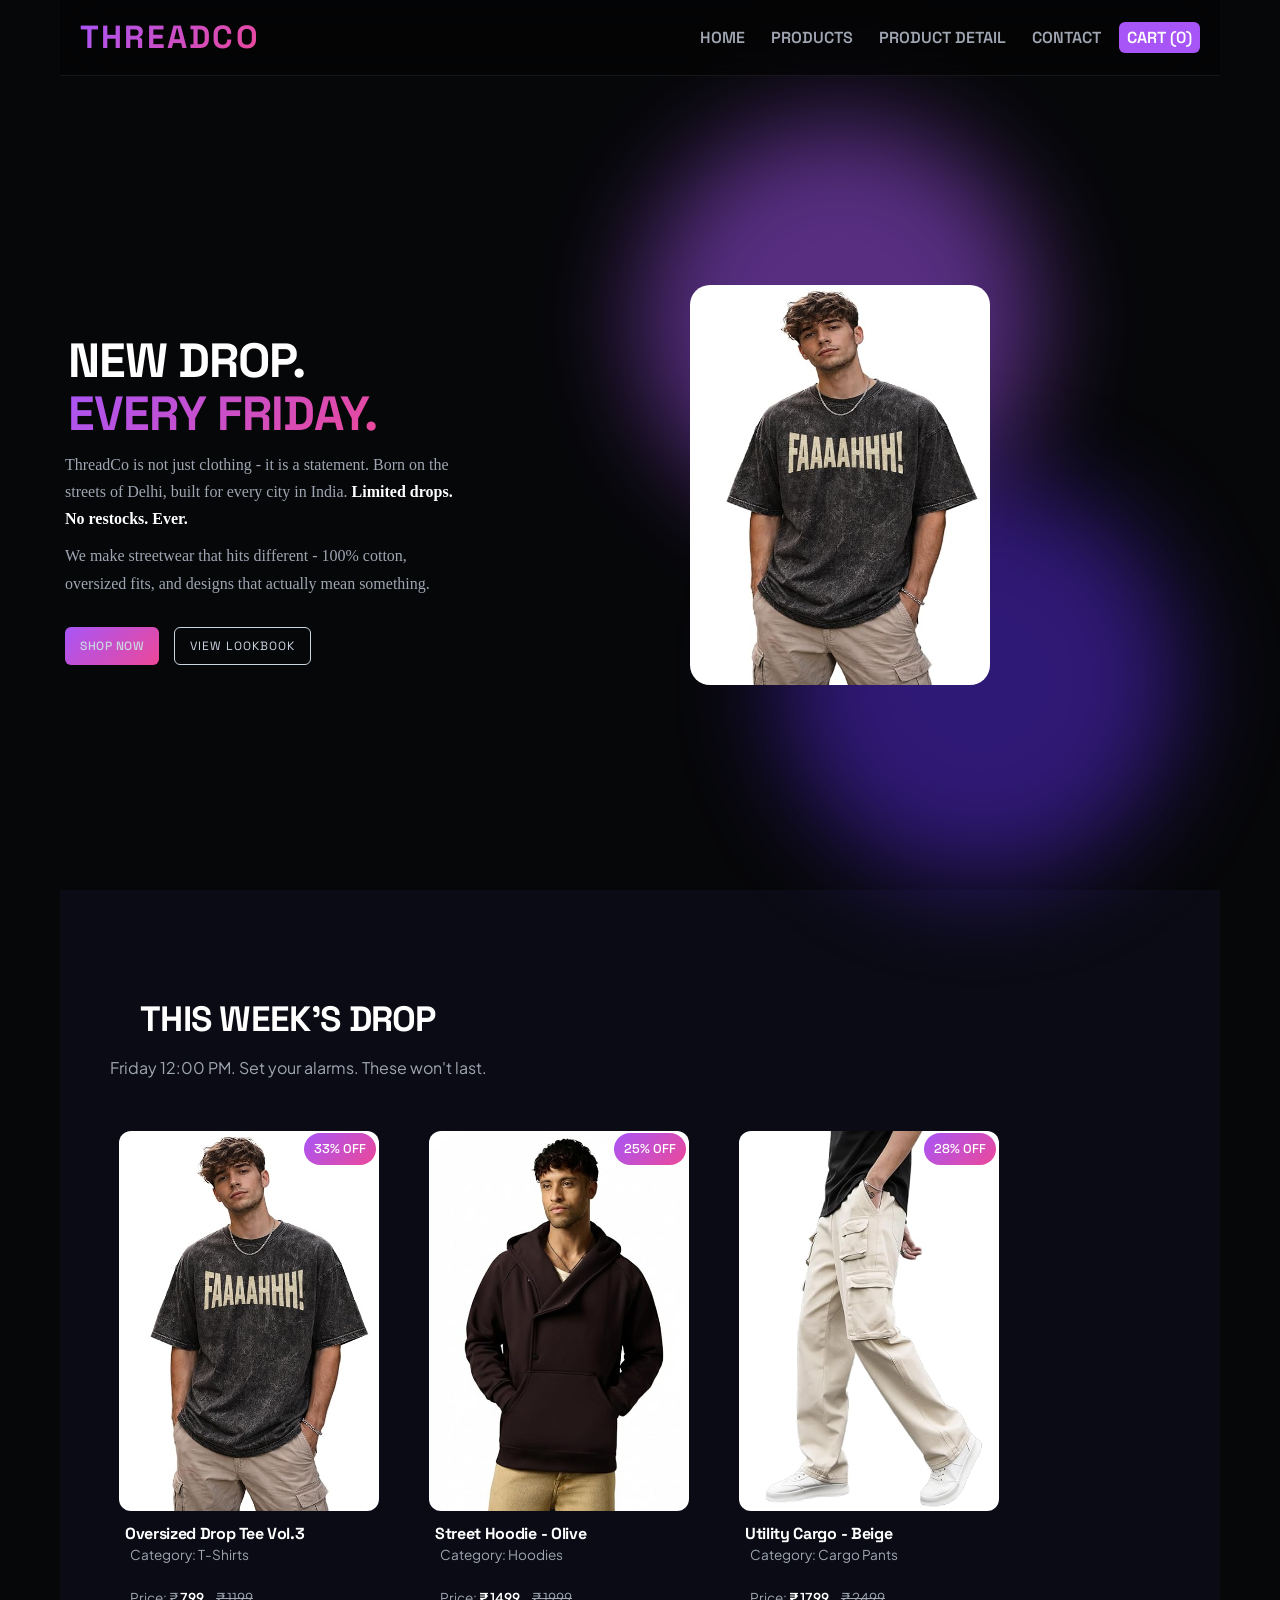
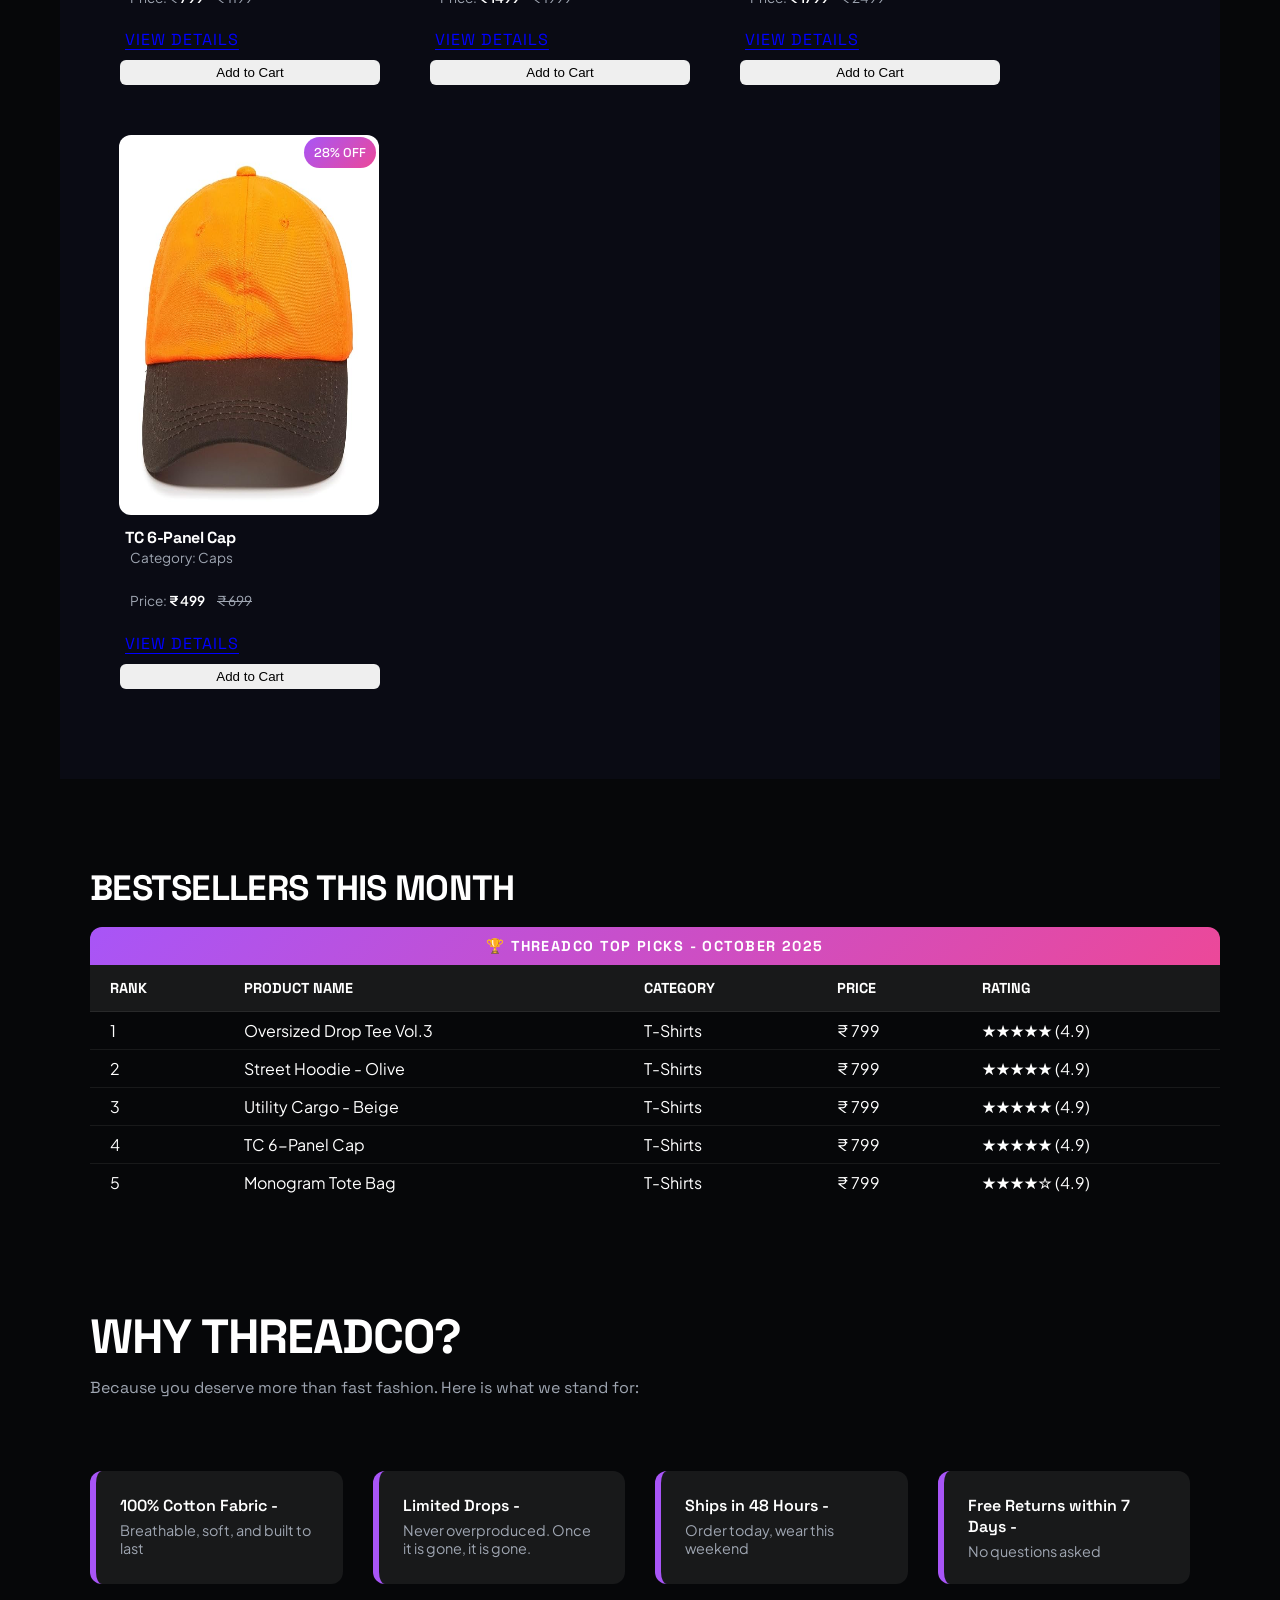
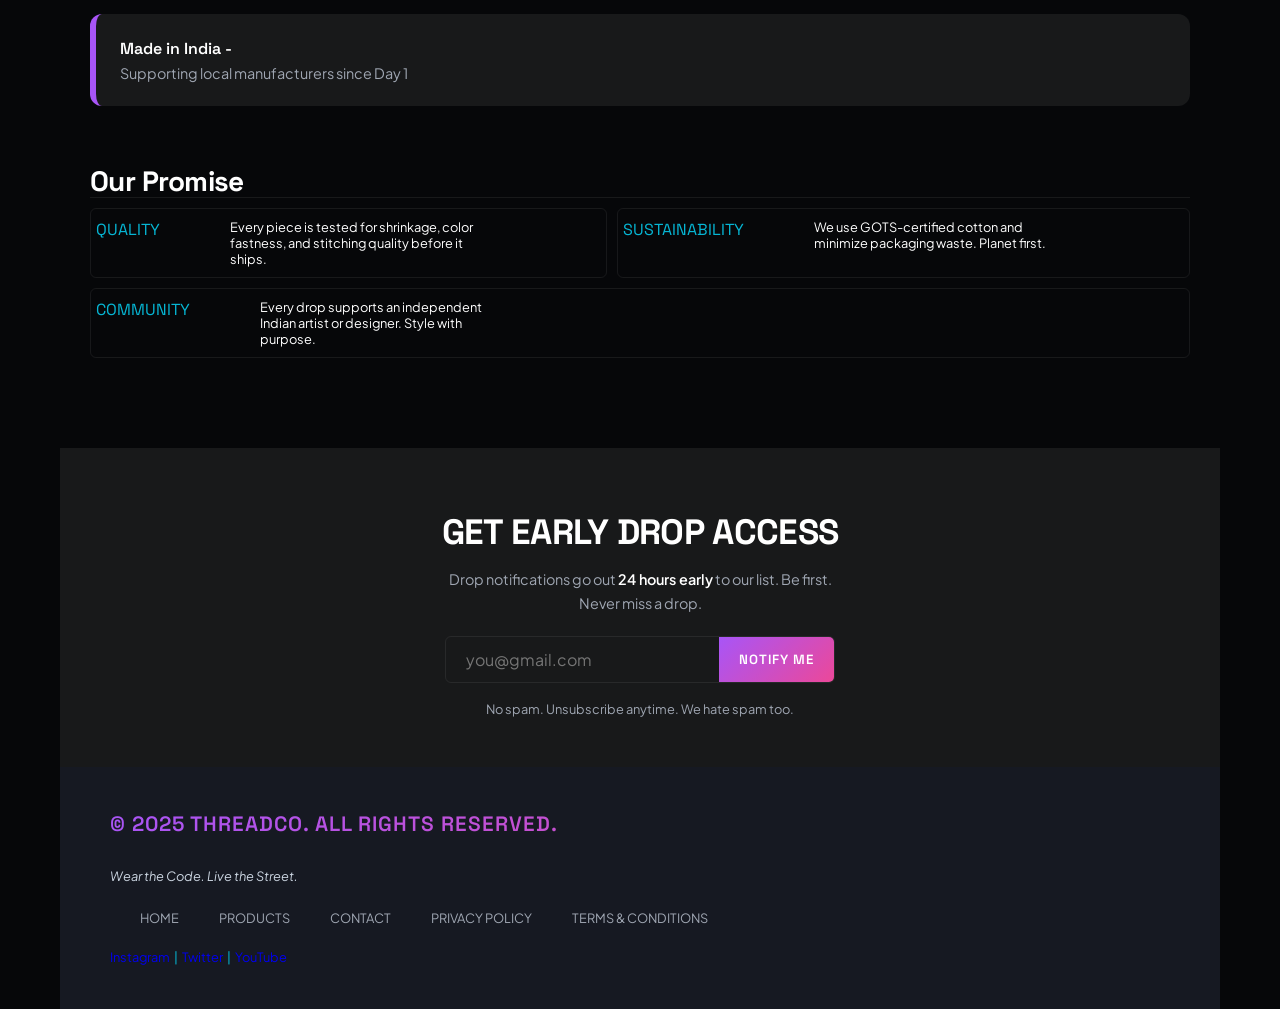
<file: index.html>
<!DOCTYPE html>
<html lang="en">

<head>
    <meta charset="UTF-8">
    <meta name="viewport" content="width=device-width, initial-scale=1.0">
    <title>ThreadCo - Wear the Code. Live the Street.</title>
    <link rel="stylesheet" href="style.css">
</head>

<body>

    <header>
        <h1>ThreadCo</h1>
        <nav>
            <ul>
                <li><a href="index.html">Home</a></li>
                <li><a href="products.html">Products</a></li>
                <li><a href="product.html">Product Detail</a></li>
                <li><a href="contact.html">Contact</a></li>
                <li><a id="cart" href="#">Cart (0)</a></li>
            </ul>
        </nav>
    </header>

    <main>
        <section id="hero">
            <div class="left-hero">
                <h2>New Drop. <br> <span id="gradient-text">Every Friday.</span></h2>
                <p>ThreadCo is not just clothing - it is a statement. Born on the streets of Delhi, built for every city
                    in
                    India. <strong>Limited drops. No restocks. Ever.</strong></p>
                <p>We make streetwear that hits different - 100% cotton, oversized fits, and designs that actually mean
                    something.</p>
                <div id="cta">
                    <a href="products.html" class="btn1">Shop Now</a>
                    <a href="products.html" class="btn2">View Lookbook</a>
                </div>
            </div>
            <div class="right-hero">
                <div class="glow" id="cir1"></div>
                <div class="glow" id="cir2"></div>
                <img src="Images/product 1.jpg" alt="">
            </div>
        </section>


        <section id="week-drop">
            <h2>This Week's Drop</h2>
            <p>Friday 12:00 PM. Set your alarms. These won't last.</p>
        <div class="cards">    
            <article>
                <figure>
                    <img src="Images/product 1.jpg" alt="ThreadCo Oversized Drop Tee Vol.3 in Black">
                    <figcaption>Oversized Drop Tee Vol.3</figcaption>
                </figure>

                <h3>Oversized Drop Tee Vol.3</h3>
                <p>Category: T-Shirts</p>
                <p>Price: &#8377; <strong>799</strong> <s>&#8377; 1199</s> </p>
                <p>33% OFF</p>

                <a href="product.html">View Details</a>
                <button type="button">Add to Cart</button>

            </article>

            <article>
                <figure>
                    <img src="Images/product 2.jpg" alt="ThreadCo Street Hoodie in Olive Green">
                    <figcaption>Street Hoodie - Olive</figcaption>
                </figure>

                <h3>Street Hoodie - Olive</h3>
                <p>Category: <span>Hoodies</span></p>
                <p>Price: <strong>&#8377; 1499</strong> <s>&#8377; 1999</s></p>
                <p>25% OFF</p>
                <a href="product.html">View Details</a>
                <button type="button">Add to Cart</button>
            </article>

            <article>
                <figure>
                    <img src="Images/product 3.jpg" alt="ThreadCo Cargo Pants in Beige">
                    <figcaption>Utility Cargo - Beige</figcaption>
                </figure>
                <h3>Utility Cargo - Beige</h3>
                <p>Category: <span>Cargo Pants</span></p>
                <p>Price: <strong>&#8377; 1799</strong> <s>&#8377; 2499</s></p>
                <p>28% OFF</p>
                <a href="product.html">View Details</a>
                <button type="button">Add to Cart</button>

            </article>

            <article>
                <figure>
                    <img src="Images/product 4.jpg" alt="ThreadCo 6-Panel Cap in Black">
                    <figcaption>TC 6-Panel Cap</figcaption>
                </figure>
                <h3>TC 6-Panel Cap</h3>
                <p>Category: <span>Caps</span></p>
                <p>Price: <strong>&#8377; 499</strong> <s>&#8377; 699</s></p>
                <p>28% OFF</p>
                <a href="product.html">View Details</a>
                <button type="button">Add to Cart</button>
            </article>
        </section>
    </div>    

        <section id="best">
            <h2>Bestsellers This Month</h2>
            <table>
                <tr>
                    <th colspan="5">&#127942; ThreadCo Top Picks - October 2025</th>
                </tr>
                <tr>
                    <th>Rank</th>
                    <th>Product Name</th>
                    <th>Category</th>
                    <th>Price</th>
                    <th>Rating</th>
                </tr>
                <tr>
                    <td>1</td>
                    <td>Oversized Drop Tee Vol.3</td>
                    <td>T-Shirts</td>
                    <td>&#8377; 799</td>
                    <td>&#9733;&#9733;&#9733;&#9733;&#9733; (4.9)</td>
                </tr>
                <tr>
                    <td>2</td>
                    <td>Street Hoodie - Olive</td>
                    <td>T-Shirts</td>
                    <td>&#8377; 799</td>
                    <td>&#9733;&#9733;&#9733;&#9733;&#9733; (4.9)</td>
                </tr>
                <tr>
                    <td>3</td>
                    <td>Utility Cargo - Beige</td>
                    <td>T-Shirts</td>
                    <td>&#8377; 799</td>
                    <td>&#9733;&#9733;&#9733;&#9733;&#9733; (4.9)</td>
                </tr>
                <tr>
                    <td>4</td>
                    <td>TC 6-Panel Cap</td>
                    <td>T-Shirts</td>
                    <td>&#8377; 799</td>
                    <td>&#9733;&#9733;&#9733;&#9733;&#9733; (4.9)</td>
                </tr>
                <tr>
                    <td>5</td>
                    <td>Monogram Tote Bag</td>
                    <td>T-Shirts</td>
                    <td>&#8377; 799</td>
                    <td>&#9733;&#9733;&#9733;&#9733;&#9734; (4.9)</td>
                </tr>
            </table>
        </section>


        <section id="quality">

            <h2>Why ThreadCo?</h2>
            <p>Because you deserve more than fast fashion. Here is what we stand for:</p>
            <ul>
                <li><strong>100% Cotton Fabric - </strong> Breathable, soft, and built to last</li>
                <li><strong>Limited Drops -</strong> Never overproduced. Once it is gone, it is gone.</li>
                <li><strong>Ships in 48 Hours -</strong> Order today, wear this weekend</li>
                <li><strong>Free Returns within 7 Days -</strong> No questions asked</li>
                <li><strong>Made in India -</strong> Supporting local manufacturers since Day 1</li>
            </ul>

            <h3>Our Promise</h3>

            <dl>
                <div>
                <dt>Quality</dt>
                <dd>Every piece is tested for shrinkage, color fastness, and stitching quality before it ships.</dd>
                </div>

                <div>
                <dt>Sustainability</dt>
                <dd>We use GOTS-certified cotton and minimize packaging waste. Planet first.</dd>
                </div>

                <div>
                <dt>Community</dt>
                <dd>Every drop supports an independent Indian artist or designer. Style with purpose.</dd>
                </div>
            </dl>
        </section>


        <section id="contact">
            <h2>Get Early Drop Access</h2>
            <p>Drop notifications go out <strong>24 hours early</strong> to our list. Be first. Never miss a drop.</p>
            <form action="">
                <label for="email">Your Email:</label>
                <input type="email" id="email" name="email" placeholder="you@gmail.com" required>
                <button type="submit">Notify Me</button>
            </form>
            <br>
            <small>No spam. Unsubscribe anytime. We hate spam too.</small>
        </section>
    </main>


    <footer>
        <p>&copy; 2025 ThreadCo. All rights reserved.</p>
        <p><em>Wear the Code. Live the Street.</em></p>
        <nav>
            <ul>
                <li><a href="index.html">Home</a></li>
                <li><a href="products.html">Products</a></li>
                <li><a href="contact.html">Contact</a></li>
                <li><a href="#">Privacy Policy</a></li>
                <li><a href="#">Terms &amp; Conditions</a></li>
            </ul>
        </nav>

        <p id="link">
            <a href="https://instagram.com" target="_blank">Instagram</a>
            &nbsp;|&nbsp;
            <a href="https://twitter.com" target="_blank">Twitter</a>
            &nbsp;|&nbsp;
            <a href="https://youtube.com" target="_blank">YouTube</a>
        </p>
    </footer>

</body>

</html>
</file>
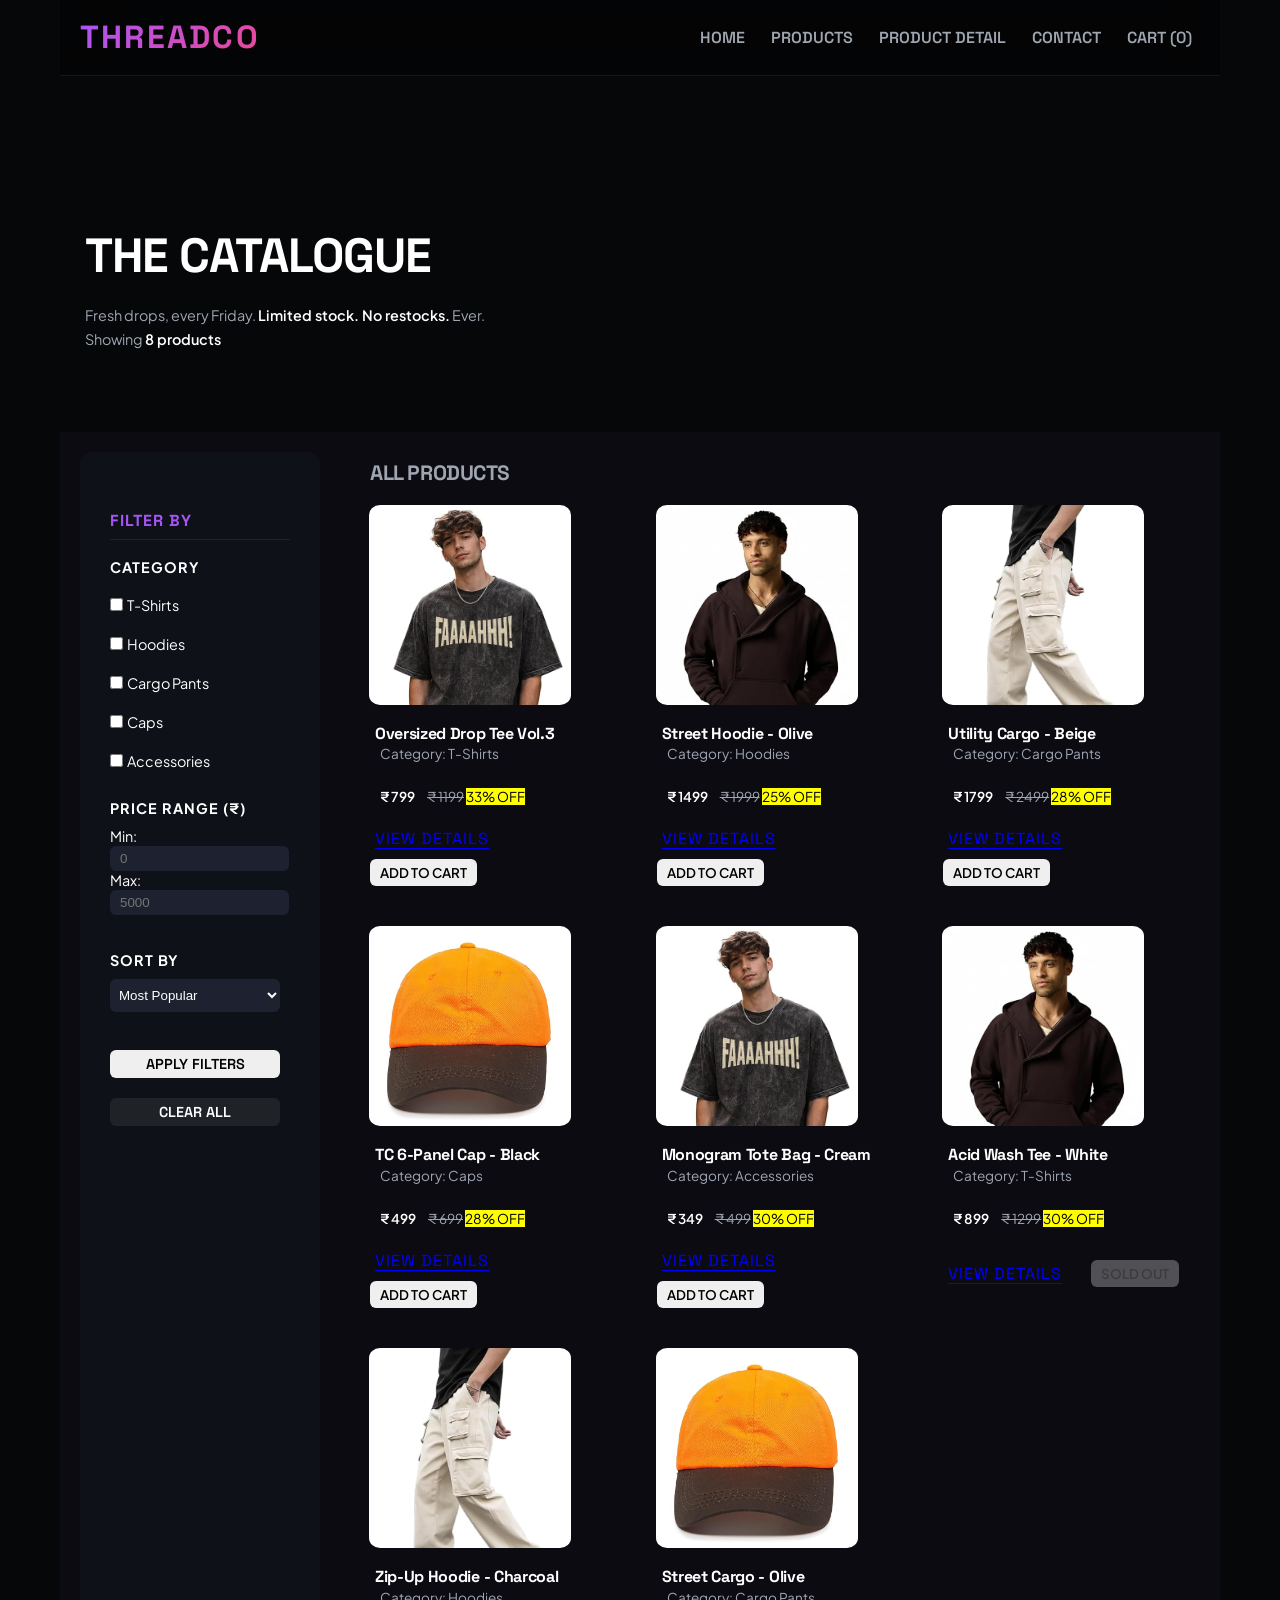
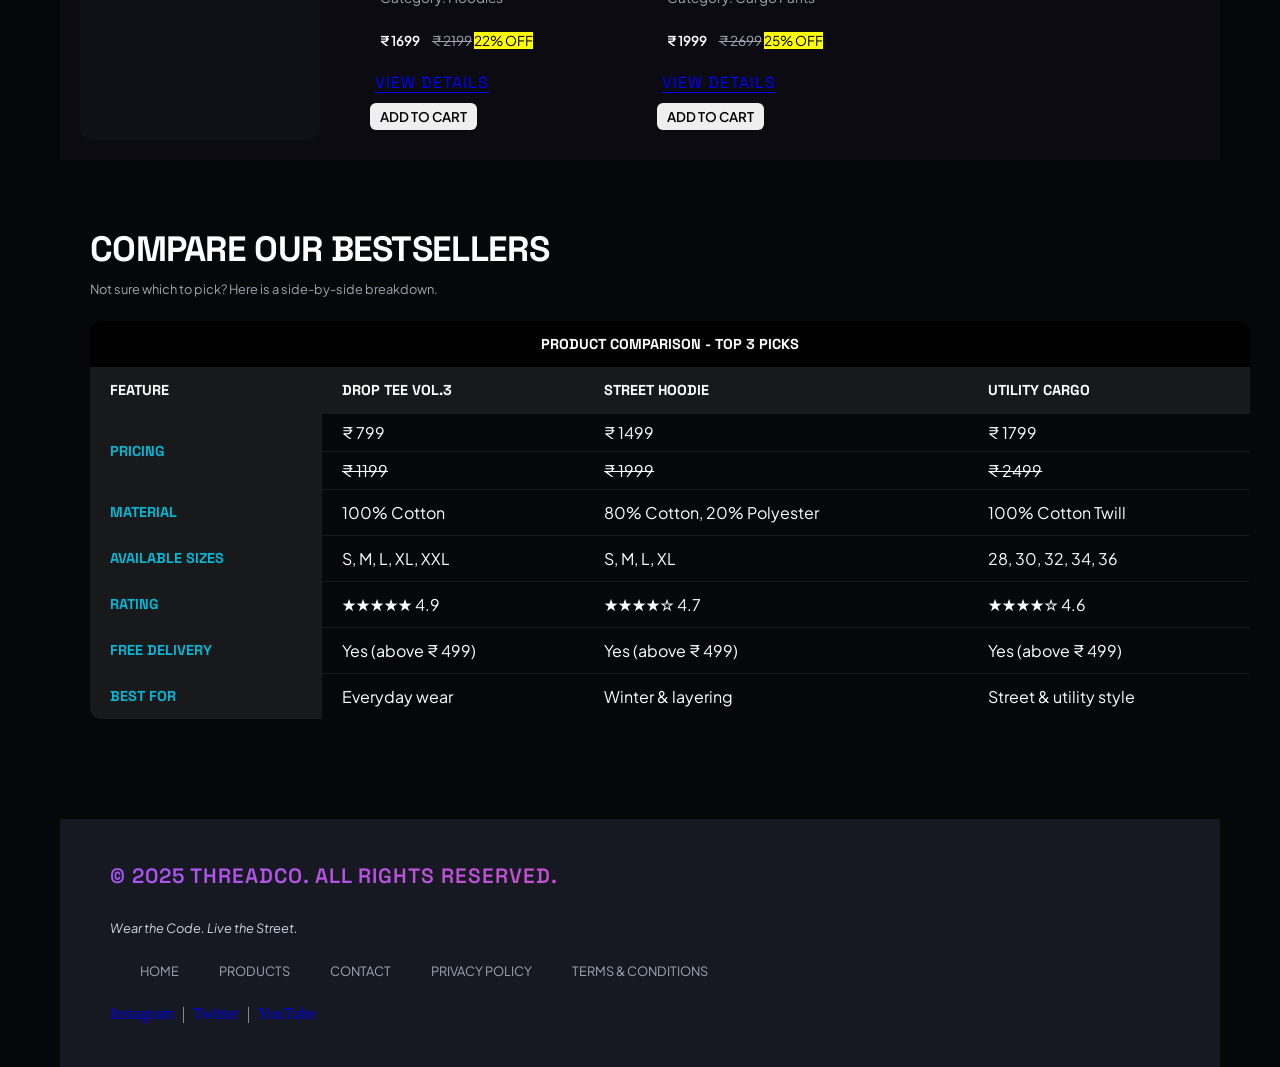
<file: products.html>
<!DOCTYPE html>
<html lang="en">

<head>
    <meta charset="UTF-8">
    <meta name="viewport" content="width=device-width, initial-scale=1.0">
    <title>ThreadCo - The Catalogue</title>
    <link rel="stylesheet" href="style.css">
</head>

<body>
    <header>
        <h1>ThreadCo</h1>
        <!-- <p><em>Wear the Code. Live the Street.</em></p> -->
        <nav>
            <ul>
                <li><a href="index.html">Home</a></li>
                <li><a href="products.html">Products</a></li>
                <li><a href="product.html">Product Detail</a></li>
                <li><a href="contact.html">Contact</a></li>
                <li><a href="#">Cart (0)</a></li>
            </ul>
        </nav>
    </header>

    <main>
        <section id="catalogue">
            <h2>The Catalogue</h2>
            <p>Fresh drops, every Friday. <strong>Limited stock. No restocks.</strong> Ever.</p>
            <p>Showing <strong>8 products</strong></p>
        </section>

        <div id="product-layout">

            <section id="sidebar">
            <h2>Filter By</h2>
            <h3>Category</h3>

            <ul>
                <li>
                    <input type="checkbox" id="cat-tshirts" name="category" value="tshirts">
                    <label for="cat-tshirts">T-Shirts</label>
                </li>
                <li>
                    <input type="checkbox" id="cat-hoodies" name="category" value="hoodies">
                    <label for="cat-hoodies">Hoodies</label>
                </li>
                <li>
                    <input type="checkbox" id="cat-cargo" name="category" value="cargo">
                    <label for="cat-cargo">Cargo Pants</label>
                </li>
                <li>
                    <input type="checkbox" id="cat-caps" name="category" value="caps">
                    <label for="cat-caps">Caps</label>
                </li>
                <li>
                    <input type="checkbox" id="cat-accessories" name="category" value="accessories">
                    <label for="cat-accessories">Accessories</label>
                </li>
            </ul>

            <h3>Price Range (&#8377;)</h3>

            <label for="price-min">Min:</label>
            <input type="number" id="price-min" name="price_min" placeholder="0" min="0">
            <br>
            <label for="price-max">Max:</label>
            <input type="number" id="price-max" name="price_max" placeholder="5000" min="0">
            <br><br>

            <h3>Sort By</h3>

            <select id="sort" name="sort">
                <option value="popular">Most Popular</option>
                <option value="price-low">Price: Low to High</option>
                <option value="price-high">Price: High to Low</option>
                <option value="newest">Newest First</option>
            </select>

            <br><br>

            <button type="button">Apply Filters</button>
            <button type="button" id="clr">Clear All</button>
            </section>


            <section id="products">
            <h2>All Products</h2>
        <div id="grid">
            <article>
                <figure>
                    <img src="Images/product 1.jpg" alt="ThreadCo Oversized Drop Tee Vol.3 in Black">
                    <figcaption>Oversized Drop Tee Vol.3</figcaption>
                </figure>
                <h3>Oversized Drop Tee Vol.3</h3>
                <p>Category: <span>T-Shirts</span></p>
                <p><strong>&#8377; 799</strong> <s>&#8377; 1199</s> <mark>33% OFF</mark></p>
                <!-- <p><strong>In Stock</strong></p> -->
                <a href="product.html">View Details</a>
                <button type="button">Add to Cart</button>
            </article>

            <article>
                <figure>
                    <img src="Images/product 2.jpg" alt="ThreadCo Street Hoodie in Olive Green">
                    <figcaption>Street Hoodie - Olive</figcaption>
                </figure>
                <h3>Street Hoodie - Olive</h3>
                <p>Category: <span>Hoodies</span></p>
                <p><strong>&#8377; 1499</strong> <s>&#8377; 1999</s> <mark>25% OFF</mark></p>
                <!-- <p><strong>In Stock</strong></p> -->
                <a href="product.html">View Details</a>
                <button type="button">Add to Cart</button>
            </article>

            <article>
                <figure>
                    <img src="Images/product 3.jpg" alt="ThreadCo Utility Cargo Pants in Beige">
                    <figcaption>Utility Cargo - Beige</figcaption>
                </figure>
                <h3>Utility Cargo - Beige</h3>
                <p>Category: <span>Cargo Pants</span></p>
                <p><strong>&#8377; 1799</strong> <s>&#8377; 2499</s> <mark>28% OFF</mark></p>
                <!-- <p><strong>In Stock</strong></p> -->
                <a href="product.html">View Details</a>
                <button type="button">Add to Cart</button>
            </article>

            <article>
                <figure>
                    <img src="Images/product 4.jpg" alt="ThreadCo 6-Panel Cap in Black">
                    <figcaption>TC 6-Panel Cap - Black</figcaption>
                </figure>
                <h3>TC 6-Panel Cap - Black</h3>
                <p>Category: <span>Caps</span></p>
                <p><strong>&#8377; 499</strong> <s>&#8377; 699</s> <mark>28% OFF</mark></p>
                <!-- <p><strong>In Stock</strong></p> -->
                <a href="product.html">View Details</a>
                <button type="button">Add to Cart</button>
            </article>

            <article>
                <figure>
                    <img src="Images/product 1.jpg" alt="ThreadCo Monogram Tote Bag in Cream">
                    <figcaption>Monogram Tote Bag - Cream</figcaption>
                </figure>
                <h3>Monogram Tote Bag - Cream</h3>
                <p>Category: <span>Accessories</span></p>
                <p><strong>&#8377; 349</strong> <s>&#8377; 499</s> <mark>30% OFF</mark></p>
                <!-- <p><strong>In Stock</strong></p> -->
                <a href="product.html">View Details</a>
                <button type="button">Add to Cart</button>
            </article>

            <article>
                <figure>
                    <img src="Images/product 2.jpg" alt="ThreadCo Acid Wash Tee in White">
                    <figcaption>Acid Wash Tee - White</figcaption>
                </figure>
                <h3>Acid Wash Tee - White</h3>
                <p>Category: <span>T-Shirts</span></p>
                <p><strong>&#8377; 899</strong> <s>&#8377; 1299</s> <mark>30% OFF</mark></p>
                <!-- Out of stock - using s tag and strong for status -->
                <!-- <p><s>Out of Stock</s></p> -->
                <a href="product.html">View Details</a>
                <button type="button" disabled id="sold">Sold Out</button>
            </article>

            <article>
                <figure>
                    <img src="Images/product 3.jpg" alt="ThreadCo Zip-Up Hoodie in Charcoal">
                    <figcaption>Zip-Up Hoodie - Charcoal</figcaption>
                </figure>
                <h3>Zip-Up Hoodie - Charcoal</h3>
                <p>Category: <span>Hoodies</span></p>
                <p><strong>&#8377; 1699</strong> <s>&#8377; 2199</s> <mark>22% OFF</mark></p>
                <!-- <p><strong>In Stock</strong></p> -->
                <a href="product.html">View Details</a>
                <button type="button">Add to Cart</button>
            </article>

            <article>
                <figure>
                    <img src="Images/product 4.jpg" alt="ThreadCo Street Cargo in Olive">
                    <figcaption>Street Cargo - Olive</figcaption>
                </figure>
                <h3>Street Cargo - Olive</h3>
                <p>Category: <span>Cargo Pants</span></p>
                <p><strong>&#8377; 1999</strong> <s>&#8377; 2699</s> <mark>25% OFF</mark></p>
                <!-- <p><strong>In Stock</strong></p> -->
                <a href="product.html">View Details</a>
                <button type="button">Add to Cart</button>
            </article>
        </div>

            </section>

        </div>

        <section id="best-sellers">
            <h2>Compare Our Bestsellers</h2>
            <p>Not sure which to pick? Here is a side-by-side breakdown.</p>

            <table>
                <tr>
                    <th colspan="4">Product Comparison - Top 3 Picks</th>
                </tr>
                <tr>
                    <th>Feature</th>
                    <th>Drop Tee Vol.3</th>
                    <th>Street Hoodie</th>
                    <th>Utility Cargo</th>
                </tr>
                <tr>
                    <th rowspan="2">Pricing</th>
                    <td>&#8377; 799</td>
                    <td>&#8377; 1499</td>
                    <td>&#8377; 1799</td>
                </tr>
                <tr>
                    <td><s id="mstk">&#8377; 1199</s></td>
                    <td><s>&#8377; 1999</s></td>
                    <td><s>&#8377; 2499</s></td>
                </tr>
                <tr>
                    <th>Material</th>
                    <td>100% Cotton</td>
                    <td>80% Cotton, 20% Polyester</td>
                    <td>100% Cotton Twill</td>
                </tr>
                <tr>
                    <th>Available Sizes</th>
                    <td>S, M, L, XL, XXL</td>
                    <td>S, M, L, XL</td>
                    <td>28, 30, 32, 34, 36</td>
                </tr>
                <tr>
                    <th>Rating</th>
                    <td>&#9733;&#9733;&#9733;&#9733;&#9733; 4.9</td>
                    <td>&#9733;&#9733;&#9733;&#9733;&#9734; 4.7</td>
                    <td>&#9733;&#9733;&#9733;&#9733;&#9734; 4.6</td>
                </tr>
                <tr>
                    <th>Free Delivery</th>
                    <td>Yes (above &#8377; 499)</td>
                    <td>Yes (above &#8377; 499)</td>
                    <td>Yes (above &#8377; 499)</td>
                </tr>
                <tr>
                    <th>Best For</th>
                    <td>Everyday wear</td>
                    <td>Winter &amp; layering</td>
                    <td>Street &amp; utility style</td>
                </tr>
            </table>
        </section>
    </main>

    <footer>
        <p>&copy; 2025 ThreadCo. All rights reserved.</p>
        <p><em>Wear the Code. Live the Street.</em></p>
        <nav>
            <ul>
                <li><a href="index.html">Home</a></li>
                <li><a href="products.html">Products</a></li>
                <li><a href="contact.html">Contact</a></li>
                <li><a href="#">Privacy Policy</a></li>
                <li><a href="#">Terms &amp; Conditions</a></li>
            </ul>
        </nav>

        <p>
            <a href="https://instagram.com" target="_blank">Instagram</a>
            &nbsp;|&nbsp;
            <a href="https://twitter.com" target="_blank">Twitter</a>
            &nbsp;|&nbsp;
            <a href="https://youtube.com" target="_blank">YouTube</a>
        </p>
    </footer>
</body>

</html>
</file>
<file: style.css>
@import url('https://fonts.googleapis.com/css2?family=Plus+Jakarta+Sans:wght@300;400;500;600;700;800&family=Space+Grotesk:wght@400;500;600;700;800&display=swap');

*{
    padding: 0;
    margin: 0;
    box-sizing: border-box;
}

:root {
 /* Brand Theme Colors */
 --color-primary:        #a855f7;
 --color-primary-glow:   rgba(168, 85, 247, 0.25);
 --color-secondary:      #ec4899;
 --color-secondary-glow: rgba(236, 72, 153, 0.25);
 --color-accent:         #06b6d4;


 /* Base & Layout Backgrounds */
 --color-bg-base:        #060709;
 --color-bg-section:     #0c0d14;
 --color-bg-footer:      #161922;
 --color-surface:        #11131a;
 --color-surface-muted:  #1e212f;


 /* Borders */
 --color-border:         rgba(255, 255, 255, 0.07);


 /* Typography Text Colors */
 --white:                #ffffff;
 --color-text-body:      #cbd5e1;
 --color-text-muted:     #9fa6b2;
  --font-display: 'Space Grotesk', sans-serif;
 --font-body:    'Plus Jakarta Sans', sans-serif;
 --radius-sm:  6px;
 --radius-md:  12px;
 --radius-lg:  20px;
 --shadow-sm:  0 4px 12px rgba(0,0,0,0.5);
 --shadow-md:  0 12px 36px rgba(0,0,0,0.7);
 --shadow-lg:  0 24px 64px rgba(0,0,0,0.9);
  --gradient-accent: linear-gradient(135deg, var(--color-primary) 0%, var(--color-secondary) 100%);
 --gradient-secondary: linear-gradient(135deg, var(--color-accent) 0%, #3b82f6 100%);
}

h1, h2, h3, h4, h5, h6 {
 font-family: var(--font-display);
 font-weight: 700;
 line-height: 1.1;
 letter-spacing: -0.02em;
 color: var(--white);
}


h1 { font-size: clamp(2.4rem, 6vw, 5rem); }
h2 { font-size: clamp(1.8rem, 4vw, 3rem); }
h3 { font-size: clamp(1.2rem, 2.5vw, 1.75rem); }
h4 { font-size: 1.125rem; font-weight: 600; }
p  { font-size: 1rem; line-height: 1.7; color: var(--color-text-muted); }


small { font-size: 0.8rem; color: var(--color-text-muted); }
strong { color: var(--white); font-weight: 600; }
em { color: var(--color-text-body); }

body{
    background-color: var(--color-bg-base);
    padding: 0 60px;
}

header{
    position: fixed;
    background-color: rgba(4,4,4,0.604);
    backdrop-filter: blur(30px);
    border-bottom: 1px solid var(--color-border);
    display: flex;
    left: 60px;
    right: 60px; 
    justify-content: space-between;
    align-items: center;
    padding: 20px 20px;
    z-index: 10;
}

a{
    text-decoration: none;
}

ul{
    list-style: none;
}

header nav ul{
    display: flex;
    gap: 10px;
}

header h1{
    font-size: 2rem;
    text-transform: uppercase;
    letter-spacing: 0.07em;
    background: var(--gradient-accent);
    background-clip: text;
    color: transparent;
    position: relative;
}

header nav a{
    font-family: var(--font-display);
    color: var(--color-text-muted);
    padding: 5px 8px;
    text-transform: uppercase;
    font-weight: 600;
    white-space: nowrap;
}

header nav a:hover{
    background-color: rgba(32,11,31,0.605);
    border-radius: var(--radius-sm);
    color: var(--white);
}

#cart{
    background-color: var(--color-primary);
    border-radius: var(--radius-sm);
    color: var(--white);
}
#cart:hover{
    background-color: var(--color-secondary);
    border-radius: var(--radius-sm);
    color: var(--white);
}

main{
    padding-top: 80px;
}

#hero{
    display: flex;
    height: 90vh;
    justify-content: space-between;
    align-items: center;
}

.left-hero{
    display: flex;
    flex-direction: column;
    gap: 10px;
    max-width: 420px;
    padding-left: 5px;
}

.left-hero h2{
    font-size: 3rem;
    text-transform: uppercase;
    padding-left: 3px;
}

#gradient-text{
    background: var(--gradient-accent);
    background-clip: text;
    color: transparent;
}

#hero p{
    font-size: 1rem;
}

#cta{
    padding-top: 20px;
    display: flex;
    gap: 15px;
}

#cta a{
    padding: 10px 15px;
}

.btn1{
    background: var(--gradient-accent);
    color: var(--color-text-body);
    font-size: 12px;
    text-transform: uppercase;
    border-radius: var(--radius-sm);
    font-family: var(--font-display);
    font-weight: 500;
    letter-spacing: 0.5px;
    display: flex;
    justify-content: center;
    align-items: center;
}

.btn1:hover{
    box-shadow: 0 5px 20px var(--color-secondary-glow);
}

.btn2:hover{
    background-color: rgba(255, 255, 255, 0.07);
    border-color: var(--white);
}

.btn2{
    color: var(--color-text-body);
    font-size: 12px;
    text-transform: uppercase;
    border: 1px solid var(--color-text-body);
    border-radius: var(--radius-sm);
    font-family: var(--font-display);
    letter-spacing: 1px;
    display: flex;
    justify-content: center;
    align-items: center;
}

.right-hero{
    display: flex;
    justify-content: center;
    align-items: center;
    margin: 230px;
}

.right-hero img{
    height: 400px;
    width: 300px;
    border-radius: var(--radius-lg);
    position: relative;
    animation-name: updown;
    animation-duration: 1s;
    animation-direction: alternate;
    animation-iteration-count: infinite;
}

@keyframes updown{
    from{
        transform: translateY(0);
    }

    to{
        transform: translateY(10px);
    }
}

.right-hero img:hover{
    box-shadow: var(--shadow-lg);
    border: 1px solid black;
}

.glow{
    width:400px;
    height: 400px;
    position: absolute;
    border-radius: 50%;
    filter: blur(50px);
    opacity: 0.5;
    animation-name: glow;
    animation-duration: 1s;
    animation-iteration-count: infinite;
    animation-direction: alternate;
}

@keyframes glow{
    from{
        opacity: 0.5;
    }

    to{
        opacity: 0.3;
    }
}

#cir1{
    background-color: var(--color-primary);
    left: 50%;
    top:120px;
}

#cir2{
    background-color: rgb(89, 43, 226);
    right: 100px;
    bottom: 20px;
}

#week-drop{
    background-color: #0A0B14;
    padding: 80px 50px;
}

#week-drop > p{
    margin: 15px 0;
    font-family: var(--font-body);
}

#week-drop > h2{
    text-transform: uppercase;
}

.cards{
    display: flex;
    flex-wrap: wrap;
    gap: 30px;
    margin-top: 40px;;
}

.cards article{
    flex: 1 1 240px;
    max-width: 280px;
    position: relative;
    flex-direction: column;
    display: flex;
    transition: all 0.2s linear 0s;
}

.cards article img{
    height: 380px;
    width: 260px;
    border-radius: var(--radius-md);
    margin-left: 9px;
    margin-top: 10px;
}

figcaption{
    display: none;
}

.cards article h3{
    padding: 10px 15px 0;
    font-size: 1rem;
}

.cards article p:first-of-type{
    padding: 0 20px;
    font-family: var(--font-body);
    font-size: 0.85rem;
}

.cards article p:nth-of-type(2){
    padding: 20px 20px;
    font-family: var(--font-body);
    font-size: 0.85rem;
}

.cards article p:nth-of-type(2) s{
    padding-left: 10px;
}

.cards article p:nth-of-type(3){
    position: absolute;
    top: 12px;
    right: 14px;
    border-radius: var(--radius-lg);
    padding: 5px 10px;
    background: var(--gradient-accent);
    color: var(--white);
    font-weight: 500;
    font-family: var(--font-display);
    font-size: 0.8rem;
}

article > a{
    color: blue;
    text-transform: uppercase;
    text-decoration: underline;
    padding: 0 15px;
    font-family: var(--font-display);
    text-underline-offset: 4px;
    letter-spacing: 1px;
}

article > a:hover{
    color: var(--color-secondary);
}

article > button{
    margin: 10px 10px;
    padding: 5px 0;
    border-radius: var(--radius-sm);
    border: none;
}

article > button:hover{
    color: var(--white);
    background-color: var(--color-primary);
    cursor: pointer;
}

article:hover{
    border: 1px solid var(--color-primary);
    box-shadow: 0 10px 10px var(--color-primary-glow);
    border-radius: var(--radius-lg);
    transform: translateY(-8px);
}

article:hover > img{
    transform: scale(1.1);
}

#best{
    margin-top: 60px;
    margin-right: 30px;
}

section h2{
    text-transform: uppercase;
    font-size: 2.2rem;
    padding: 30px 30px 0;
}

table{
    width: 100%;
    color: white;
    margin: 20px 30px;
    border-collapse: collapse;
    border-radius: var(--radius-md);
    overflow: hidden;
}

th[colspan="5"] {
    background: var(--gradient-accent);
    padding: 10px 0;
    color: var(--white);
    text-transform: uppercase;
    letter-spacing: 0.1em;
    font-family: var(--font-display);
    text-align: center;
}

table th{
    background-color: rgba(255,255,255,0.07);
    padding: 14px 20px;
    text-align: left;
    font-family: var(--font-display);
    text-transform: uppercase;
    font-size: 0.9rem;
}

td{
    padding: 8px 20px;
    font-family: var(--font-body);
    border-top: 1px solid rgba(255,255,255,0.07);
}

tr:hover{
    background-color:rgba(255,255,255,0.07)
}

tr:hover td:first-child{
    color: var(--color-primary);
}

tr td:nth-child(4){
    white-space: nowrap;
}

#quality{
    margin: 80px 0px;
}

#quality h2{
    font-size: 3rem;
    text-align: left;
}

#quality p{
    padding: 10px 30px;
    font-family: var(--font-display);
}

#quality ul{
    display: flex;
    padding: 10px 30px;
    flex-wrap: wrap;
    color: white;
    gap:30px;
    margin: 50px 0;
}

#quality li{
    border-collapse: collapse;
    flex: 1 1 240px;
    padding: 24px;
    border-radius: var(--radius-md);
    border-left: 6px solid var(--color-primary);
    background-color: rgba(255, 255, 255, 0.07);
}

#quality li:hover{
    border: 1px solid var(--color-text-body);
    border-left: 6px solid var(--color-secondary);
}

#quality li strong{
    display: block;
    padding-bottom: 5px;
    font-family: var(--font-display);
    font-size: 1rem;
}

#quality li{
    font-family: var(--font-body);
    font-size: 0.9rem;
    color: var(--color-text-muted)
}

#quality h3{
    padding: 0 30px;
}

#quality dl{
    border-top: 1px solid rgba(255, 255, 255, 0.07);
    color: white;
    display: flex;
    gap: 10px;
    flex-wrap: wrap;
    padding: 10px 0px;
    margin: 0 30px;
}

#quality div{
    display: flex;
    flex-wrap: wrap;
    flex-grow: 1;
    flex-shrink: 1;
    gap: 70px;
    border: 1px solid rgba(255, 255, 255, 0.07);
    padding:10px 5px;
    border-radius: var(--radius-sm);
}

#quality dt{
    color: var(--color-accent);
    font-family: var(--font-display);
    text-transform: uppercase;
}

#quality dd{
    font-family: var(--font-body);
    font-size: 0.8rem;
    width: 250px;
}

#contact{
    background-color: rgba(255,255,255,0.07);
    display: flex;
    flex-direction: column;
    justify-content: center;
    align-items: center;
    padding: 50px 0;
}

#contact h2{
    padding: 15px 0;
}
#contact p{
    width: 390px;
    text-align: center;
    font-size: 0.9rem;
    margin-bottom: 20px;
    font-family: var(--font-body);
}

#contact form label{
    display: none;
}

#contact form{
    display: flex;
    width: 390px;
    margin: auto;
    border: 1px solid rgba(255, 255, 255, 0.07);
    border-radius: var(--radius-sm);
    overflow: hidden;
}

#contact form input{
    flex: 1;
    background: none;
    border: none;
    outline: hidden;
    color: white;
    font-size: 1em;
    font-family: var(--font-body);
    padding: 12px 20px;
}

#contact form button{
    padding: 12px 20px;
    background: var(--gradient-accent);
    border: none;
    letter-spacing: 1px;
    font-family: var(--font-display);
    text-transform: uppercase;
    font-weight: 600;
    color: var(--white);
}

#contact small{
    font-family: var(--font-body);
}

footer{
    background-color: var(--color-bg-footer);
    padding: 40px 50px;
}

footer p:first-child{
    font-family: var(--font-display);
    text-transform: uppercase;
    font-size: 1.3rem;
    background: var(--gradient-accent);
    background-clip: text;
    color: transparent;
    font-weight: 600;
    padding: 0 0 20px;
    letter-spacing: 1px;
}

footer p em{
    font-family: var(--font-body);
    font-size: 0.8rem;
}

footer nav{
    padding: 20px 20px;
}

footer nav ul{
    display: flex;
    flex-wrap: wrap;
    gap: 20px;
}

footer nav ul li a{
    font-family: var(--font-body);
    color: var(--color-text-muted);
    font-size: 0.8rem;
    text-transform: uppercase;
    padding: 10px 10px;
}

footer nav ul li a:hover{
    border: 1px solid var(--color-text-muted);
    border-radius: var(--radius-md);
}

#link{
    color: var(--color-accent);
    font-family: var(--font-body);
    font-size: 0.8rem;
}

#link a:hover{
    color: var(--color-primary);
}

#utube{
    color: blue;
}

/* products.html */

#catalogue{
    padding: 150px 25px 80px;
}

#catalogue h2{
    padding: 0;
    font-size: 3rem;
    padding-bottom: 20px;
}

#catalogue p{
    font-family: var(--font-body);
    font-size: 0.9rem;
}

#product-layout{
    display: grid;
    grid-template-columns: 280px 1fr;
    /* border: 1px solid red; */
    background-color: #0C0B12;
    border-radius: var(--shadow-sm);
}

#products{
    /* border: 1px solid green; */
    margin: 20px;
    border-radius: var(--radius-md);
    display: flex;
    flex-direction: column;
}

#products h2{
    padding: 10px;
}

#grid{
    display: grid;
    grid-template-columns: repeat(auto-fit,minmax(200px,1fr) );
    gap: 20px;
}

#grid article img{
    height: 220px;
    width: 220px;
    max-width: 100%;
    min-width: 0;
    border-radius: var(--radius-lg);
    padding: 10px 9px;
    object-fit: cover;
    display: block;
    object-position: top;
}

#grid article h3{
    padding: 10px 15px 0;
    font-size: 1rem;
}

#grid article p:first-of-type{
    padding: 0 20px;
    font-family: var(--font-body);
    font-size: 0.85rem;
}

#grid article p:nth-of-type(2){
    padding: 20px 20px;
    font-family: var(--font-body);
    font-size: 0.85rem;
}

#grid article p:nth-of-type(2) s{
    padding-left: 10px;
}

#grid article p:nth-of-type(3){
    position: absolute;
    top: 12px;
    right: 14px;
    border-radius: var(--radius-lg);
    padding: 5px 10px;
    background: var(--gradient-accent);
    color: var(--white);
    font-weight: 500;
    font-family: var(--font-display);
    font-size: 0.8rem;
}

 #grid article > a{
    color: blue;
    text-transform: uppercase;
    text-decoration: underline;
    padding: 0 15px;
    font-family: var(--font-display);
    text-underline-offset: 4px;
    letter-spacing: 1px;
}

#grid article > a:hover{
    color: var(--color-secondary);
}

#grid article > button{
    margin: 10px 10px;
    padding: 5px 10px;
    font-family: var(--font-body);
    text-transform: uppercase;
    font-weight: 600;
    border-radius: var(--radius-sm);
    border: none;
}

#grid article > button:hover{
    color: var(--white);
    background-color: var(--color-primary);
    cursor: pointer;
}

#grid article:hover{
    border: 1px solid var(--color-primary);
    box-shadow: 0 10px 10px var(--color-primary-glow);
    border-radius: var(--radius-lg);
    transform: translateY(-8px);
}

#grid article:hover > img{
    transform: scale(1.1);
    font-weight: 600;
}

#sidebar{
    /* border: 1px solid white; */
    margin: 20px;
    border-radius: var(--radius-md);
    background-color: #0E1218;
    padding: 30px;
    position: sticky;
}

#sidebar h2{
    font-size: 1em;
    letter-spacing: 1px;
    color: var(--color-primary);
    padding: 30px 0px 10px;
    border-bottom: 1px solid var(--color-surface-muted);
}

#sidebar h3{
    font-size: 0.9rem;
    letter-spacing: 1px;
    padding: 20px 0px 10px;
    text-transform: uppercase;
    font-family: var(--font-body);
}

#sidebar label{
    color: white;
    font-family: var(--font-body);
    font-size: 0.9rem;
}

#sidebar ul li{
    padding: 10px 0;
}

#price-min{
    padding: 5px 5px;
    background-color: var(--color-surface-muted);
    border: none;
    border-radius: var(--radius-sm);
    color: white;
}

#price-min::placeholder{
    padding: 5px;
}

#price-max{
    padding: 5px 5px;
    background-color: var(--color-surface-muted);
    border: none;
    border-radius: var(--radius-sm);
    color: white;
}

#price-max::placeholder{
    padding: 5px;
}

#sidebar select{
    padding: 8px 5px;
    background-color: var(--color-surface-muted);
    border: none;
    border-radius: var(--radius-sm);
    color: white;
    width: 170px;
}

#sidebar button{
    display: block;
    padding: 5px;
    width: 170px;
    border-radius: var(--radius-sm);
    border: none;
    margin: 20px 0;
    font-size: 0.9rem;
    font-family: var(--font-display);
    text-transform: uppercase;
    font-weight: 600;
    width:170px;
}

#clr{
    background-color: rgba(255, 255, 255, 0.07);
    color: white;
    border: 1px solid rgba(255,255,255,0.07)
}

#products h2{
    font-size: 1.3rem;
    color: var(--color-text-muted);
}

#best-sellers{
    margin-right: 30px;
    margin: 40px 0 100px;
}

#best-sellers p{
    margin-left: 30px;
    margin-top: 10px;
    font-family: var(--font-body);
    font-size: 0.8rem;
}

#best-sellers table tr:first-child th{
    text-align: center;
    background-color: black;
    color: white;
}

#best-sellers table tr:nth-of-type(2) th{
    color: white;
}

#best-sellers table,tr,th,td{
    border-collapse: collapse;
}

#best-sellers table tr th{
    color: var(--color-accent);
}

#best-sellers table:hover #mstk{
    color: white;
}
</file>
